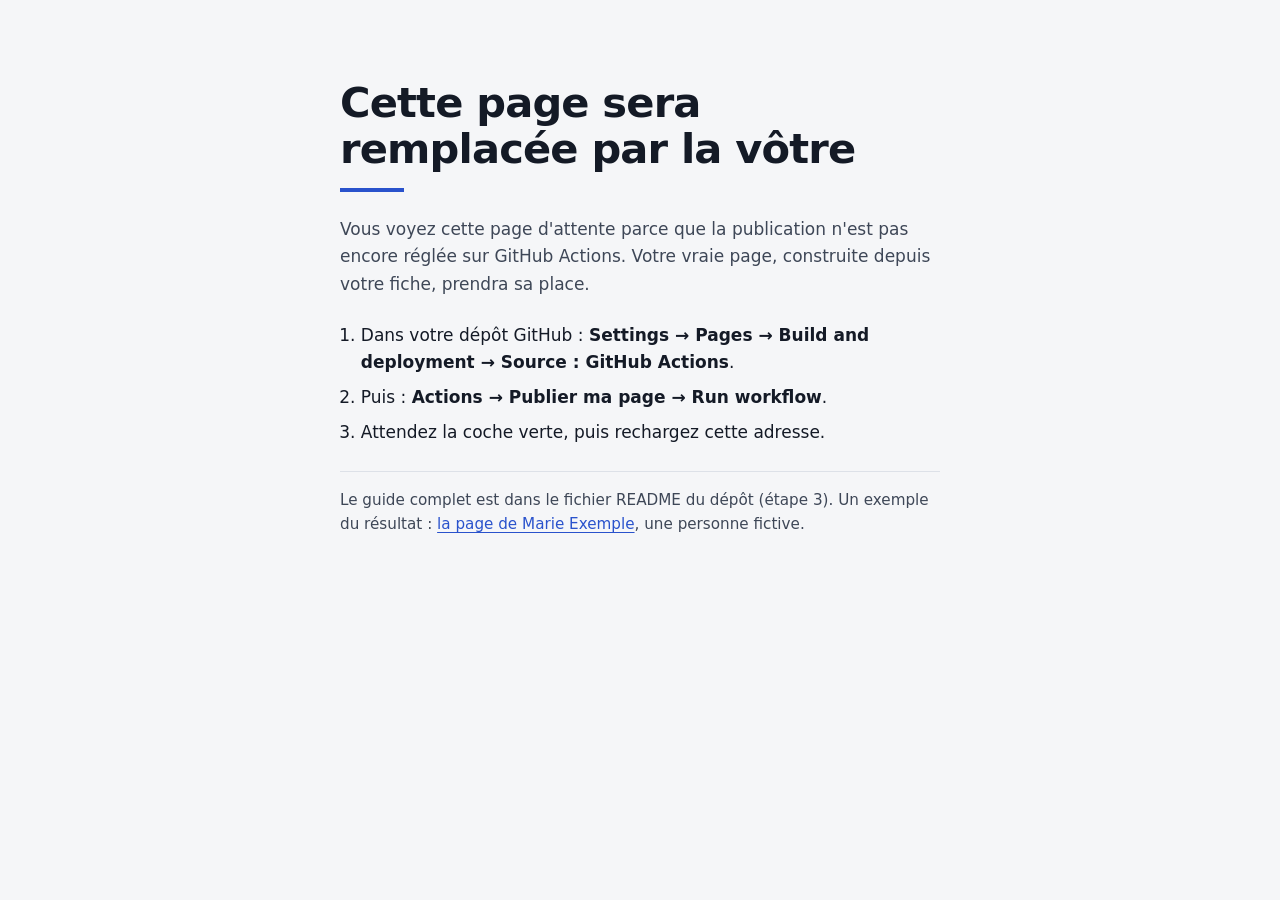
<file: index.html>
<!doctype html>
<html lang="fr">
<head>
<meta charset="utf-8">
<meta name="viewport" content="width=device-width, initial-scale=1">
<title>Page en préparation</title>
<meta name="description" content="Cette page sera remplacée par une page d'entité construite depuis fiche.json.">
<meta name="robots" content="noindex">
<!--
  Page d'attente. Elle ne s'affiche que si GitHub Pages publie ce dépôt
  « depuis une branche ». Dès que Settings > Pages > Source est sur
  « GitHub Actions », la vraie page, construite depuis fiche.json,
  la remplace. Ne modifiez pas ce fichier : modifiez fiche.json.
-->
<style>
  :root { color-scheme: light; --fond:#F5F6F8; --encre:#141A26; --encre-2:#3E4757; --ligne:#DDE1E8; --accent:#2952CC; }
  * { box-sizing: border-box; }
  body { margin:0; background:var(--fond); color:var(--encre); font:1.0625rem/1.6 system-ui, -apple-system, "Segoe UI", Roboto, sans-serif; }
  main { max-width: 40rem; margin: 0 auto; padding: clamp(2.5rem, 8vw, 5rem) 1.25rem; }
  h1 { font-size: clamp(1.9rem, 1.3rem + 2.6vw, 2.6rem); line-height: 1.1; letter-spacing: -.02em; margin: 0 0 1rem; }
  .trait { display:block; width:4rem; height:.3rem; background:var(--accent); margin: 0 0 1.5rem; }
  p { margin: 0 0 1rem; color: var(--encre-2); }
  ol { margin: 1.5rem 0; padding-left: 1.3rem; }
  li { margin: .5rem 0; }
  strong { color: var(--encre); }
  a { color: var(--accent); text-underline-offset: .2em; }
  a:focus-visible { outline: 3px solid var(--accent); outline-offset: 3px; }
  .note { border-top: 1px solid var(--ligne); padding-top: 1rem; font-size: .95rem; }
</style>
</head>
<body>
<main>
  <h1>Cette page sera remplacée par la vôtre</h1>
  <span class="trait" aria-hidden="true"></span>
  <p>Vous voyez cette page d'attente parce que la publication n'est pas encore réglée sur GitHub Actions. Votre vraie page, construite depuis votre fiche, prendra sa place.</p>
  <ol>
    <li>Dans votre dépôt GitHub : <strong>Settings → Pages → Build and deployment → Source : GitHub Actions</strong>.</li>
    <li>Puis : <strong>Actions → Publier ma page → Run workflow</strong>.</li>
    <li>Attendez la coche verte, puis rechargez cette adresse.</li>
  </ol>
  <p class="note">Le guide complet est dans le fichier README du dépôt (étape 3). Un exemple du résultat : <a href="exemple/">la page de Marie Exemple</a>, une personne fictive.</p>
</main>
</body>
</html>
</file>
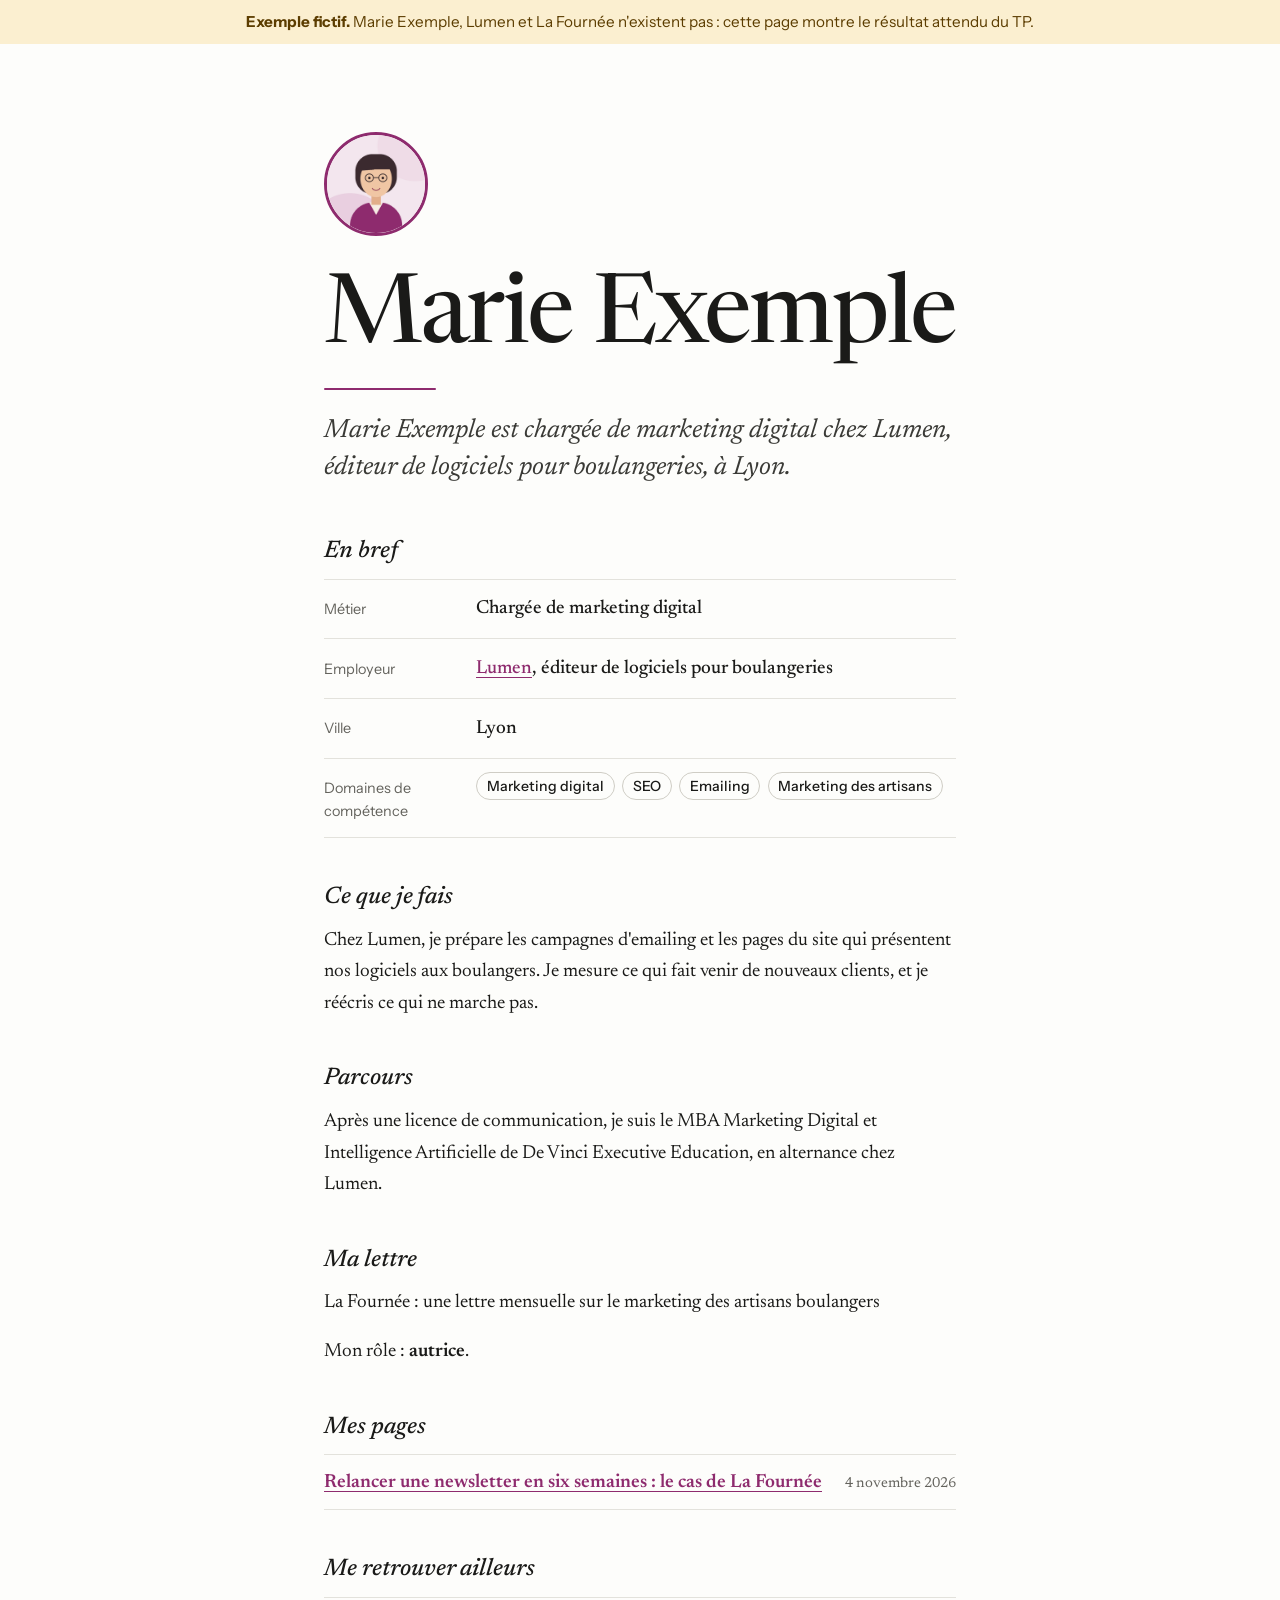
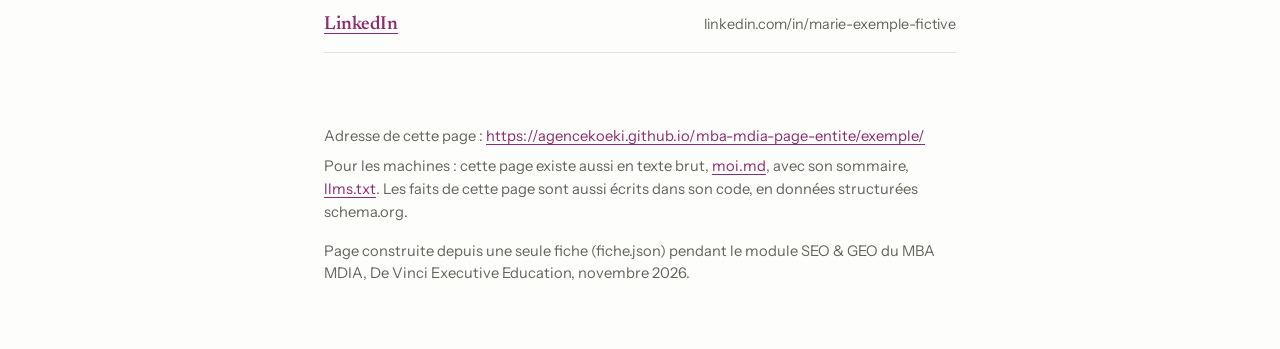
<file: exemple/index.html>
<!doctype html>
<html lang="fr">
<head>
<meta charset="utf-8">
<meta name="viewport" content="width=device-width, initial-scale=1">
<title>Marie Exemple – Chargée de marketing digital</title>
<meta name="description" content="Marie Exemple est chargée de marketing digital chez Lumen, éditeur de logiciels pour boulangeries, à Lyon.">
<meta name="robots" content="noindex">
<meta name="google-site-verification" content="EXEMPLE-fictif-0123456789abcdefABCDEF_xyz">
<link rel="canonical" href="https://agencekoeki.github.io/mba-mdia-page-entite/exemple/">
<link rel="alternate" type="text/markdown" href="moi.md" title="Cette page en Markdown">
<link rel="describedby" href="llms.txt" title="Sommaire pour les robots IA">
<meta property="og:type" content="profile">
<meta property="og:title" content="Marie Exemple">
<meta property="og:description" content="Marie Exemple est chargée de marketing digital chez Lumen, éditeur de logiciels pour boulangeries, à Lyon.">
<meta property="og:url" content="https://agencekoeki.github.io/mba-mdia-page-entite/exemple/">
<meta property="og:locale" content="fr_FR">
<meta name="generator" content="Mallette page d'entité 2.1 (outils/construire.py)">
<link rel="preload" href="polices/newsreader.woff2" as="font" type="font/woff2" crossorigin>

<!-- La fiche d'identité pour les machines (schema.org, au format JSON-LD).
     Générée depuis fiche.json : chaque valeur ci-dessous est aussi écrite sur la page.
     Pour la changer, modifiez fiche.json, pas ce fichier. -->
<script type="application/ld+json">
{
  "@context": "https://schema.org",
  "@graph": [
    {
      "@type": "Person",
      "@id": "https://agencekoeki.github.io/mba-mdia-page-entite/exemple/#moi",
      "url": "https://agencekoeki.github.io/mba-mdia-page-entite/exemple/",
      "name": "Marie Exemple",
      "description": "Marie Exemple est chargée de marketing digital chez Lumen, éditeur de logiciels pour boulangeries, à Lyon.",
      "jobTitle": "Chargée de marketing digital",
      "image": "https://agencekoeki.github.io/mba-mdia-page-entite/exemple/marie-exemple.png",
      "worksFor": {
        "@type": "Organization",
        "@id": "https://agencekoeki.github.io/mba-mdia-page-entite/exemple/#employeur",
        "name": "Lumen",
        "url": "https://lumen.example/",
        "description": "éditeur de logiciels pour boulangeries"
      },
      "address": {
        "@type": "PostalAddress",
        "addressLocality": "Lyon"
      },
      "knowsAbout": [
        "Marketing digital",
        "SEO",
        "Emailing",
        "Marketing des artisans"
      ],
      "sameAs": [
        "https://www.linkedin.com/in/marie-exemple-fictive"
      ]
    },
    {
      "@type": "CreativeWork",
      "@id": "https://agencekoeki.github.io/mba-mdia-page-entite/exemple/#projet",
      "name": "La Fournée",
      "description": "une lettre mensuelle sur le marketing des artisans boulangers",
      "author": {
        "@id": "https://agencekoeki.github.io/mba-mdia-page-entite/exemple/#moi"
      }
    }
  ]
}
</script>

<style>
/* Thème « editorial », couleur d'accent #8E2B6E. Généré par outils/construire.py. */

/* ------------------------------------------------------------------
   base.css : la structure commune aux trois thèmes.
   Les couleurs et les polices viennent du thème choisi (clair.css,
   sombre.css ou editorial.css) ; la couleur d'accent vient de
   fiche.json. Ce fichier est inséré dans la page par construire.py.
   ------------------------------------------------------------------ */

*, *::before, *::after { box-sizing: border-box; }

html {
  -webkit-text-size-adjust: 100%;
  text-size-adjust: 100%;
}

body {
  margin: 0;
  background: var(--fond);
  color: var(--encre);
  font-family: var(--police-texte);
  font-size: var(--taille-texte, 1.125rem);
  line-height: var(--interligne, 1.6);
  font-kerning: normal;
  font-optical-sizing: auto;
  text-rendering: optimizeLegibility;
  -webkit-font-smoothing: antialiased;
}

a {
  color: var(--accent-texte);
  text-decoration-line: underline;
  text-decoration-thickness: .07em;
  text-underline-offset: .2em;
}
a:hover { text-decoration-thickness: .14em; }

:focus-visible {
  outline: 3px solid var(--accent-texte);
  outline-offset: 3px;
  border-radius: 3px;
}

/* Bandeau « exemple fictif » (seulement si fiche.json contient "fictif": true) */
.bandeau {
  margin: 0;
  max-width: none;
  padding: .7rem 1.25rem;
  background: var(--bandeau-fond);
  color: var(--bandeau-encre);
  font-size: .95rem;
  line-height: 1.45;
  text-align: center;
}
.bandeau strong { font-weight: 700; }

/* ---------- La page ---------- */
.page {
  width: 100%;
  max-width: var(--largeur, 46rem);
  margin: 0 auto;
  padding: clamp(2.5rem, 7vw, 5.5rem) 1.25rem 2rem;
}

/* ---------- L'en-tête : qui je suis ---------- */
.entete { margin: 0 0 3rem; }

.monogramme {
  display: inline-grid;
  place-items: center;
  width: 3.25rem;
  height: 3.25rem;
  border-radius: var(--rayon-monogramme, 12px);
  background: var(--accent);
  color: var(--sur-accent);
  font-family: var(--police-titre);
  font-weight: 700;
  font-size: 1.15rem;
  letter-spacing: .02em;
}

.nom {
  margin: 1.5rem 0 0;
  font-family: var(--police-titre);
  font-weight: var(--graisse-titre, 700);
  font-stretch: var(--chasse-titre, 100%);
  font-size: var(--taille-nom, clamp(2.6rem, 1.3rem + 5.6vw, 5rem));
  line-height: 1;
  letter-spacing: var(--approche-nom, -.025em);
  text-wrap: balance;
}
.nom-texte { display: inline-block; }

.trait {
  display: block;
  width: var(--largeur-trait, 4.5rem);
  height: var(--epaisseur-trait, .32rem);
  margin: 1.4rem 0 1.4rem;
  background: var(--accent);
  border-radius: 1px;
  transform-origin: left center;
}

.phrase {
  margin: 0;
  max-width: 34em;
  font-size: var(--taille-phrase, clamp(1.2rem, 1.02rem + .8vw, 1.5rem));
  line-height: 1.42;
  color: var(--encre-2);
  text-wrap: pretty;
}

/* ---------- Les sections ---------- */
.corps > section + section { margin-top: 2.75rem; }

h2 {
  margin: 0 0 .8rem;
  font-family: var(--police-titre);
  font-weight: var(--graisse-h2, 650);
  font-size: var(--taille-h2, 1.3rem);
  line-height: 1.25;
  letter-spacing: -.01em;
}

p { margin: 0 0 .9em; max-width: 38em; }
p:last-child { margin-bottom: 0; }

/* La fiche : les faits, ligne par ligne. Ce sont exactement les faits du JSON-LD. */
.fiche dl { margin: 0; }
.fiche .ligne {
  display: grid;
  grid-template-columns: 8.5rem minmax(0, 1fr);
  gap: 1rem;
  padding: .85rem 0;
  border-top: 1px solid var(--ligne);
}
.fiche .ligne:last-child { border-bottom: 1px solid var(--ligne); }
.fiche dt {
  color: var(--encre-3);
  font-size: .95rem;
  line-height: 1.6;
  padding-top: .1rem;
}
.fiche dd { margin: 0; font-weight: 500; }

.domaines {
  list-style: none;
  margin: 0;
  padding: 0;
  display: flex;
  flex-wrap: wrap;
  gap: .45rem;
}
.domaines li {
  padding: .12em .7em;
  border: 1px solid var(--ligne-forte);
  border-radius: 999px;
  font-size: .95rem;
  font-weight: 500;
  line-height: 1.6;
}

.relation { font-weight: 600; }

/* Les profils ailleurs */
.profils {
  list-style: none;
  margin: 0;
  padding: 0;
}
.profils li {
  display: flex;
  flex-wrap: wrap;
  align-items: baseline;
  justify-content: space-between;
  gap: .15rem 1rem;
  padding: .7rem 0;
  border-top: 1px solid var(--ligne);
}
.profils li:last-child { border-bottom: 1px solid var(--ligne); }
.profils a { font-weight: 600; }
.profils .adresse {
  color: var(--encre-3);
  font-size: .9rem;
  overflow-wrap: anywhere;
}

/* ---------- Le pied de page : la page pour les machines ---------- */
.pied {
  width: 100%;
  max-width: var(--largeur, 46rem);
  margin: 0 auto;
  padding: 2.5rem 1.25rem 3.5rem;
  color: var(--encre-3);
  font-size: .92rem;
  line-height: 1.55;
}
.pied p { margin: 0 0 .5em; max-width: none; }
.pied a { overflow-wrap: anywhere; }
.pied .credit { margin-top: 1rem; }

/* ---------- Petits écrans ---------- */
@media (max-width: 34rem) {
  .fiche .ligne { grid-template-columns: 1fr; gap: .1rem; }
  .profils li { flex-direction: column; }
}

/* ---------- Impression ---------- */
@media print {
  body { background: #fff; color: #000; }
  .bandeau { border: 1px solid #999; }
  a { color: #000; }
  .page, .pied { max-width: none; padding: 1rem 0; }
}

/* ------------------------------------------------------------------
   Thème « editorial » : une page qui se lit comme un portrait de
   magazine. Le nom et le texte sont en Newsreader (un caractère à
   empattements fait pour l'écran) ; les étiquettes et le pied de
   page en Instrument Sans, pour bien séparer les faits du récit.
   Polices : Newsreader et Instrument Sans (SIL OFL).
   ------------------------------------------------------------------ */

@font-face {
  font-family: "Newsreader";
  src: url("polices/newsreader.woff2") format("woff2");
  font-weight: 200 800;
  font-style: normal;
  font-display: swap;
}

@font-face {
  font-family: "Newsreader";
  src: url("polices/newsreader-italique.woff2") format("woff2");
  font-weight: 200 800;
  font-style: italic;
  font-display: swap;
}

@font-face {
  font-family: "Instrument Sans";
  src: url("polices/instrument-sans.woff2") format("woff2");
  font-weight: 400 700;
  font-stretch: 75% 100%;
  font-style: normal;
  font-display: swap;
}

:root {
  color-scheme: light;

  --fond: #FDFDFB;
  --encre: #1A1A18;
  --encre-2: #3A3A36;
  --encre-3: #64635D;
  --ligne: #E3E2DC;
  --ligne-forte: #CFCDC5;
  --bandeau-fond: #FBEFD0;
  --bandeau-encre: #5C3D00;

  --police-texte: "Newsreader", "Iowan Old Style", Georgia, "Times New Roman", serif;
  --police-titre: "Newsreader", "Iowan Old Style", Georgia, "Times New Roman", serif;
  --police-ui: "Instrument Sans", system-ui, -apple-system, "Segoe UI", Roboto, sans-serif;

  --taille-texte: 1.1875rem;
  --interligne: 1.66;
  --graisse-titre: 430;
  --approche-nom: -.025em;
  --taille-nom: clamp(3rem, 1.5rem + 6.6vw, 6rem);
  --taille-phrase: clamp(1.3rem, 1.1rem + .9vw, 1.65rem);
  --graisse-h2: 500;
  --taille-h2: 1.5rem;
  --largeur-trait: 7rem;
  --epaisseur-trait: 2px;
  --rayon-monogramme: 50%;
  --largeur: 42rem;
}

.nom { line-height: .98; }
.phrase { font-style: italic; color: var(--encre-2); }
h2 { font-style: italic; letter-spacing: 0; }

.monogramme { font-family: var(--police-titre); font-weight: 500; font-size: 1.25rem; }

.fiche dt,
.domaines li,
.profils .adresse,
.pied,
.bandeau {
  font-family: var(--police-ui);
}
.fiche dt { font-size: .9rem; padding-top: .3rem; }
.domaines li { font-size: .88rem; }
.fiche dd { font-weight: 500; }
.profils a { font-weight: 560; }

/* ------------------------------------------------------------------
   mouvement.css : une seule séquence d'apparition, au chargement.
   Le monogramme se pose, le nom monte, le trait d'accent se trace,
   puis la phrase et le reste arrivent. Environ une seconde en tout.

   - Inséré seulement si "animations": true dans fiche.json.
   - Tout est dans @media (prefers-reduced-motion: no-preference) :
     si la personne a demandé moins de mouvement à son système,
     rien ne bouge.
   - Le contenu ne dépend jamais de l'animation : sans elle (robot,
     vieux navigateur, impression), la page est complète et visible.
   ------------------------------------------------------------------ */

@media (prefers-reduced-motion: no-preference) {

  /* « backwards » : l'élément attend son tour dans l'état de départ,
     puis retrouve son style normal à la fin. Rien ne reste figé. */
  .monogramme { animation: m-pose .55s cubic-bezier(.2, .8, .2, 1) backwards; }
  .nom-texte  { animation: m-monte .8s cubic-bezier(.16, .84, .24, 1) .08s backwards; }
  .trait      { animation: m-trace .75s cubic-bezier(.65, 0, .25, 1) .42s backwards; }
  .phrase     { animation: m-arrive .6s cubic-bezier(.2, .7, .2, 1) .6s backwards; }
  .corps,
  .pied       { animation: m-arrive .7s cubic-bezier(.2, .7, .2, 1) .78s backwards; }

  /* Mouvements qui répondent à un geste : le lien s'épaissit au survol. */
  a { transition: text-decoration-thickness .18s ease-out, color .18s ease-out; }

  @keyframes m-pose {
    from { opacity: 0; transform: scale(.72) rotate(-6deg); }
    to   { opacity: 1; transform: none; }
  }
  @keyframes m-monte {
    from { opacity: 0; transform: translateY(.38em); clip-path: inset(100% -.2em -.4em -.2em); }
    to   { opacity: 1; transform: none; clip-path: inset(-.3em -.2em -.4em -.2em); }
  }
  @keyframes m-trace {
    from { transform: scaleX(0); }
    to   { transform: scaleX(1); }
  }
  @keyframes m-arrive {
    from { opacity: 0; transform: translateY(10px); }
    to   { opacity: 1; transform: none; }
  }
}

/* Mallette v2.1 (jour 2) : photo, « Mes pages », pages de contenu. Ajouté par construire.py. */
.photo { display: inline-block; line-height: 0; border-radius: 50%; }
.photo img {
  width: 6.5rem; height: 6.5rem; object-fit: cover; border-radius: 50%;
  border: 3px solid var(--accent); background: var(--ligne);
}
.pages-liste { list-style: none; margin: 0; padding: 0; }
.pages-liste li {
  display: flex; flex-wrap: wrap; align-items: baseline; justify-content: space-between;
  gap: .15rem 1rem; padding: .7rem 0; border-top: 1px solid var(--ligne);
}
.pages-liste li:last-child { border-bottom: 1px solid var(--ligne); }
.pages-liste a { font-weight: 600; }
.pages-liste .date { color: var(--encre-3); font-size: .9rem; }
.fil { margin: 0 0 2.2rem; font-size: .95rem; color: var(--encre-3); max-width: none; }
.titre-article {
  margin: 0; font-family: var(--police-titre); font-weight: var(--graisse-titre, 700);
  font-stretch: var(--chasse-titre, 100%); font-size: clamp(2rem, 1.25rem + 3vw, 3.1rem);
  line-height: 1.08; letter-spacing: -.02em; text-wrap: balance;
}
.signature { margin: 0; color: var(--encre-2); font-size: 1rem; }
.texte h2 { margin: 2.2rem 0 .8rem; }
.texte h3 { margin: 1.6rem 0 .6rem; font-family: var(--police-titre); font-size: 1.1rem; }
.texte ul, .texte ol { margin: 0 0 .9em; padding-left: 1.3em; max-width: 38em; }
.texte li { margin: .25em 0; }
.texte blockquote { margin: 0 0 .9em; padding-left: 1rem; border-left: 3px solid var(--accent); color: var(--encre-2); }
.encart {
  display: flex; gap: 1rem; align-items: center; margin-top: 3rem; padding-top: 1.4rem;
  border-top: 1px solid var(--ligne-forte);
}
.encart .photo img { width: 3.6rem; height: 3.6rem; border-width: 2px; }
.encart p { margin: 0; }

@media (prefers-reduced-motion: no-preference) {
  .entete .photo { animation: m-pose .55s cubic-bezier(.2, .8, .2, 1) backwards; }
  .titre-article { animation: m-monte .8s cubic-bezier(.16, .84, .24, 1) .08s backwards; }
  .signature, .texte { animation: m-arrive .6s cubic-bezier(.2, .7, .2, 1) .5s backwards; }
}

/* La couleur d'accent de fiche.json (ajustée si besoin pour rester lisible). */
:root {
  --accent: #8E2B6E;
  --accent-texte: #8E2B6E;
  --sur-accent: #FFFFFF;
}
</style>
</head>
<body>
<p class="bandeau" role="note"><strong>Exemple fictif.</strong> Marie Exemple, Lumen et La Fournée n&#x27;existent pas : cette page montre le résultat attendu du TP.</p>
<main class="page" id="contenu">
  <header class="entete">
    <a class="photo" href="https://agencekoeki.github.io/mba-mdia-page-entite/exemple/marie-exemple.png"><img src="marie-exemple.png" alt="Marie Exemple" width="208" height="208"></a>
    <h1 class="nom"><span class="nom-texte">Marie Exemple</span></h1>
    <span class="trait" aria-hidden="true"></span>
    <p class="phrase">Marie Exemple est chargée de marketing digital chez Lumen, éditeur de logiciels pour boulangeries, à Lyon.</p>
  </header>

  <div class="corps">
    <section class="fiche" aria-labelledby="t-bref">
      <h2 id="t-bref">En bref</h2>
      <dl>
        <div class="ligne"><dt>Métier</dt><dd>Chargée de marketing digital</dd></div>
        <div class="ligne"><dt>Employeur</dt><dd><a href="https://lumen.example/">Lumen</a>, éditeur de logiciels pour boulangeries</dd></div>
        <div class="ligne"><dt>Ville</dt><dd>Lyon</dd></div>
        <div class="ligne"><dt>Domaines de compétence</dt><dd><ul class="domaines"><li>Marketing digital</li><li>SEO</li><li>Emailing</li><li>Marketing des artisans</li></ul></dd></div>
      </dl>
    </section>

    <section aria-labelledby="t-fais">
      <h2 id="t-fais">Ce que je fais</h2>
      <p>Chez Lumen, je prépare les campagnes d&#x27;emailing et les pages du site qui présentent nos logiciels aux boulangers. Je mesure ce qui fait venir de nouveaux clients, et je réécris ce qui ne marche pas.</p>
    </section>

    <section aria-labelledby="t-parcours">
      <h2 id="t-parcours">Parcours</h2>
      <p>Après une licence de communication, je suis le MBA Marketing Digital et Intelligence Artificielle de De Vinci Executive Education, en alternance chez Lumen.</p>
    </section>

    <section class="liee" aria-labelledby="t-liee">
      <h2 id="t-liee">Ma lettre</h2>
      <p>La Fournée : une lettre mensuelle sur le marketing des artisans boulangers</p>
      <p>Mon rôle : <span class="relation">autrice</span>.</p>
    </section>

    <section class="mes-pages" aria-labelledby="t-pages">
      <h2 id="t-pages">Mes pages</h2>
      <ul class="pages-liste">
        <li><a href="relancer-une-newsletter.html">Relancer une newsletter en six semaines : le cas de La Fournée</a> <span class="date"><time datetime="2026-11-04">4 novembre 2026</time></span></li>
      </ul>
    </section>

    <section aria-labelledby="t-ailleurs">
      <h2 id="t-ailleurs">Me retrouver ailleurs</h2>
      <ul class="profils">
        <li><a href="https://www.linkedin.com/in/marie-exemple-fictive" rel="me">LinkedIn</a> <span class="adresse">linkedin.com/in/marie-exemple-fictive</span></li>
      </ul>
    </section>
  </div>
</main>

<footer class="pied">
  <p>Adresse de cette page : <a href="https://agencekoeki.github.io/mba-mdia-page-entite/exemple/">https://agencekoeki.github.io/mba-mdia-page-entite/exemple/</a></p>
  <p>Pour les machines : cette page existe aussi en texte brut, <a href="moi.md">moi.md</a>, avec son sommaire, <a href="llms.txt">llms.txt</a>. Les faits de cette page sont aussi écrits dans son code, en données structurées schema.org.</p>
  <p class="credit">Page construite depuis une seule fiche (fiche.json) pendant le module SEO &amp; GEO du MBA MDIA, De Vinci Executive Education, novembre 2026.</p>
</footer>
</body>
</html>
</file>
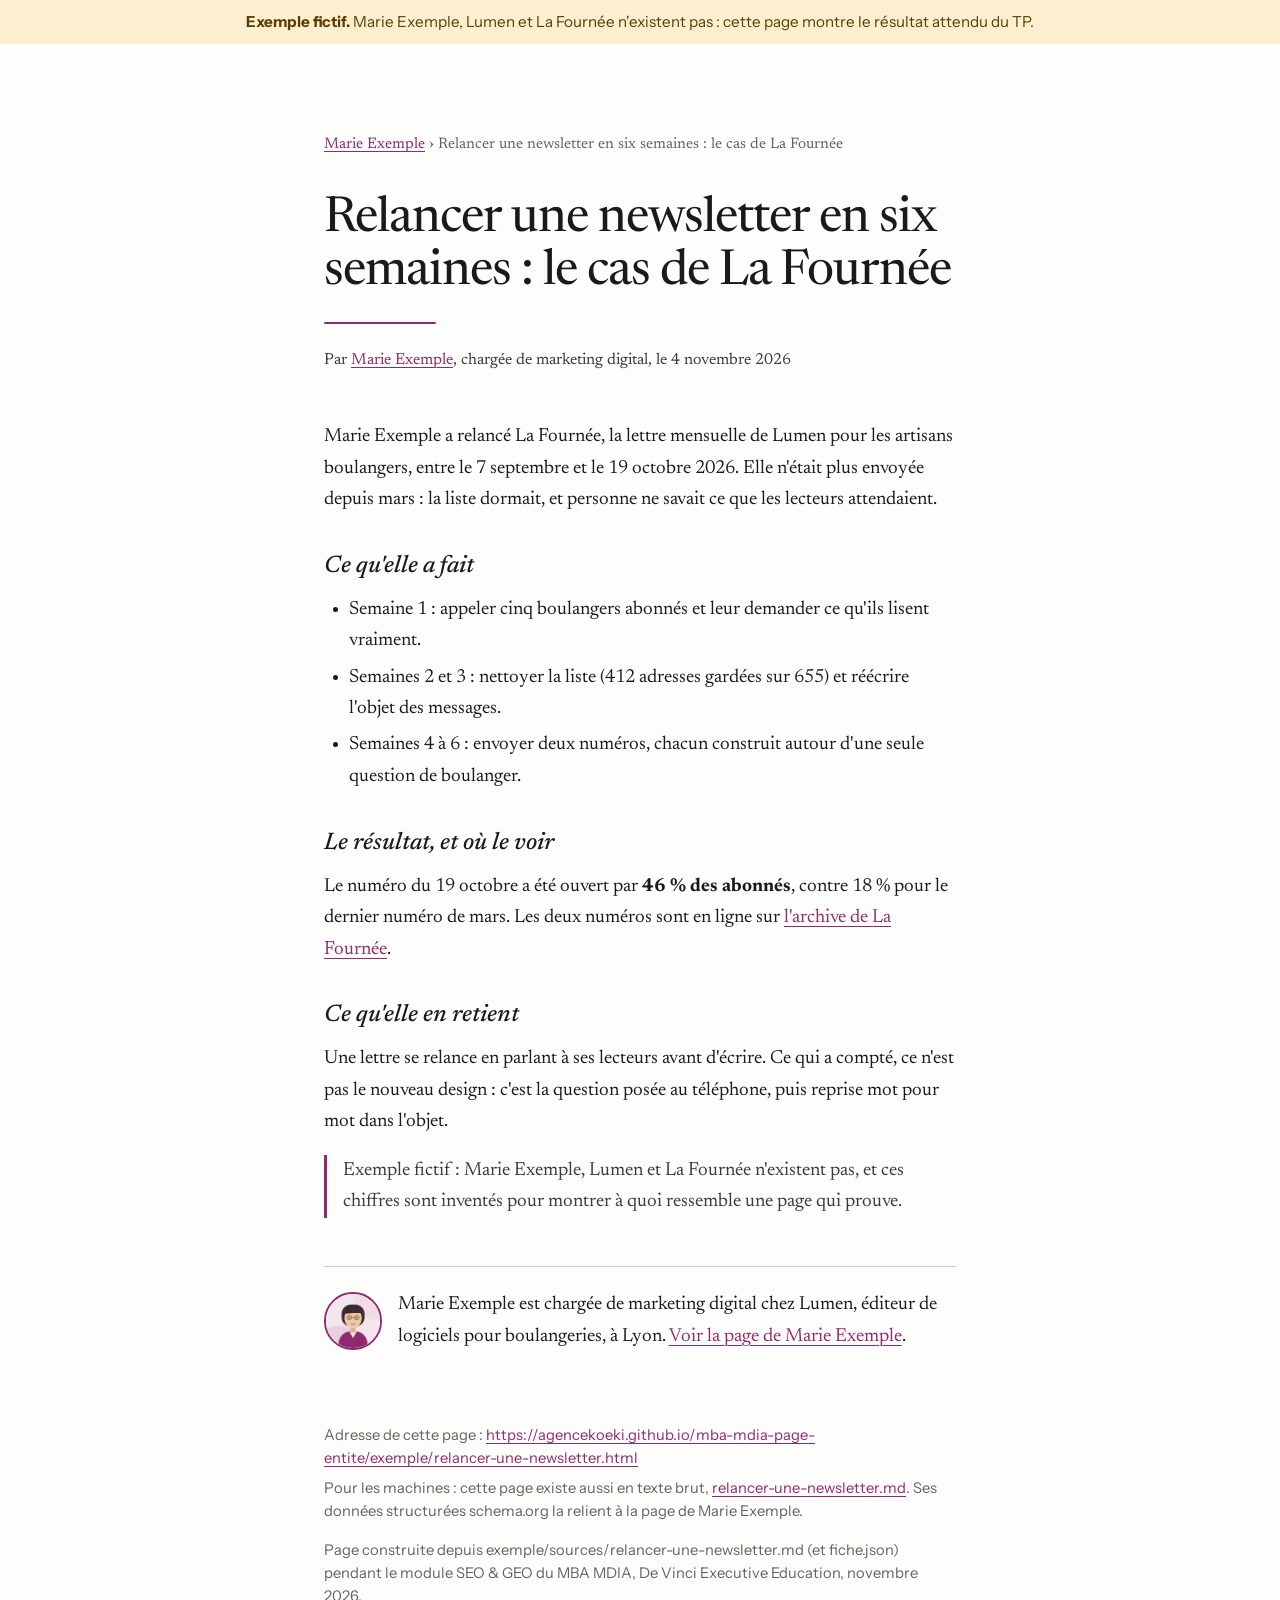
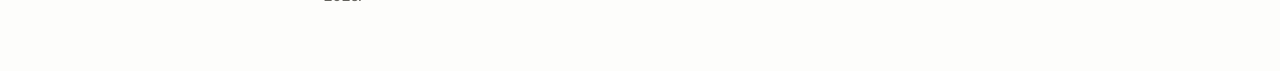
<file: exemple/relancer-une-newsletter.html>
<!doctype html>
<html lang="fr">
<head>
<meta charset="utf-8">
<meta name="viewport" content="width=device-width, initial-scale=1">
<title>Relancer une newsletter en six semaines : le cas de La Fournée – Marie Exemple</title>
<meta name="description" content="Marie Exemple a relancé La Fournée, la lettre mensuelle de Lumen pour les artisans boulangers, entre le 7 septembre et le 19 octobre 2026. Elle n&#x27;était…">
<meta name="author" content="Marie Exemple">
<meta name="robots" content="noindex">
<link rel="canonical" href="https://agencekoeki.github.io/mba-mdia-page-entite/exemple/relancer-une-newsletter.html">
<link rel="alternate" type="text/markdown" href="relancer-une-newsletter.md" title="Cette page en Markdown">
<meta property="og:type" content="article">
<meta property="og:title" content="Relancer une newsletter en six semaines : le cas de La Fournée">
<meta property="og:description" content="Marie Exemple a relancé La Fournée, la lettre mensuelle de Lumen pour les artisans boulangers, entre le 7 septembre et le 19 octobre 2026. Elle n&#x27;était…">
<meta property="og:url" content="https://agencekoeki.github.io/mba-mdia-page-entite/exemple/relancer-une-newsletter.html">
<meta property="og:locale" content="fr_FR">
<meta name="generator" content="Mallette page d'entité 2.1 (outils/construire.py)">
<link rel="preload" href="polices/newsreader.woff2" as="font" type="font/woff2" crossorigin>

<!-- Données structurées de cette page : un Article signé par l'entité
     de la page d'accueil (même @id). Générées depuis exemple/sources/relancer-une-newsletter.md et fiche.json. -->
<script type="application/ld+json">
{
  "@context": "https://schema.org",
  "@type": "Article",
  "@id": "https://agencekoeki.github.io/mba-mdia-page-entite/exemple/relancer-une-newsletter.html#article",
  "url": "https://agencekoeki.github.io/mba-mdia-page-entite/exemple/relancer-une-newsletter.html",
  "mainEntityOfPage": "https://agencekoeki.github.io/mba-mdia-page-entite/exemple/relancer-une-newsletter.html",
  "headline": "Relancer une newsletter en six semaines : le cas de La Fournée",
  "description": "Marie Exemple a relancé La Fournée, la lettre mensuelle de Lumen pour les artisans boulangers, entre le 7 septembre et le 19 octobre 2026. Elle n'était…",
  "inLanguage": "fr",
  "author": {
    "@type": "Person",
    "@id": "https://agencekoeki.github.io/mba-mdia-page-entite/exemple/#moi",
    "name": "Marie Exemple",
    "url": "https://agencekoeki.github.io/mba-mdia-page-entite/exemple/",
    "image": "https://agencekoeki.github.io/mba-mdia-page-entite/exemple/marie-exemple.png"
  },
  "datePublished": "2026-11-04"
}
</script>

<style>
/* Thème « editorial », couleur d'accent #8E2B6E. Généré par outils/construire.py. */

/* ------------------------------------------------------------------
   base.css : la structure commune aux trois thèmes.
   Les couleurs et les polices viennent du thème choisi (clair.css,
   sombre.css ou editorial.css) ; la couleur d'accent vient de
   fiche.json. Ce fichier est inséré dans la page par construire.py.
   ------------------------------------------------------------------ */

*, *::before, *::after { box-sizing: border-box; }

html {
  -webkit-text-size-adjust: 100%;
  text-size-adjust: 100%;
}

body {
  margin: 0;
  background: var(--fond);
  color: var(--encre);
  font-family: var(--police-texte);
  font-size: var(--taille-texte, 1.125rem);
  line-height: var(--interligne, 1.6);
  font-kerning: normal;
  font-optical-sizing: auto;
  text-rendering: optimizeLegibility;
  -webkit-font-smoothing: antialiased;
}

a {
  color: var(--accent-texte);
  text-decoration-line: underline;
  text-decoration-thickness: .07em;
  text-underline-offset: .2em;
}
a:hover { text-decoration-thickness: .14em; }

:focus-visible {
  outline: 3px solid var(--accent-texte);
  outline-offset: 3px;
  border-radius: 3px;
}

/* Bandeau « exemple fictif » (seulement si fiche.json contient "fictif": true) */
.bandeau {
  margin: 0;
  max-width: none;
  padding: .7rem 1.25rem;
  background: var(--bandeau-fond);
  color: var(--bandeau-encre);
  font-size: .95rem;
  line-height: 1.45;
  text-align: center;
}
.bandeau strong { font-weight: 700; }

/* ---------- La page ---------- */
.page {
  width: 100%;
  max-width: var(--largeur, 46rem);
  margin: 0 auto;
  padding: clamp(2.5rem, 7vw, 5.5rem) 1.25rem 2rem;
}

/* ---------- L'en-tête : qui je suis ---------- */
.entete { margin: 0 0 3rem; }

.monogramme {
  display: inline-grid;
  place-items: center;
  width: 3.25rem;
  height: 3.25rem;
  border-radius: var(--rayon-monogramme, 12px);
  background: var(--accent);
  color: var(--sur-accent);
  font-family: var(--police-titre);
  font-weight: 700;
  font-size: 1.15rem;
  letter-spacing: .02em;
}

.nom {
  margin: 1.5rem 0 0;
  font-family: var(--police-titre);
  font-weight: var(--graisse-titre, 700);
  font-stretch: var(--chasse-titre, 100%);
  font-size: var(--taille-nom, clamp(2.6rem, 1.3rem + 5.6vw, 5rem));
  line-height: 1;
  letter-spacing: var(--approche-nom, -.025em);
  text-wrap: balance;
}
.nom-texte { display: inline-block; }

.trait {
  display: block;
  width: var(--largeur-trait, 4.5rem);
  height: var(--epaisseur-trait, .32rem);
  margin: 1.4rem 0 1.4rem;
  background: var(--accent);
  border-radius: 1px;
  transform-origin: left center;
}

.phrase {
  margin: 0;
  max-width: 34em;
  font-size: var(--taille-phrase, clamp(1.2rem, 1.02rem + .8vw, 1.5rem));
  line-height: 1.42;
  color: var(--encre-2);
  text-wrap: pretty;
}

/* ---------- Les sections ---------- */
.corps > section + section { margin-top: 2.75rem; }

h2 {
  margin: 0 0 .8rem;
  font-family: var(--police-titre);
  font-weight: var(--graisse-h2, 650);
  font-size: var(--taille-h2, 1.3rem);
  line-height: 1.25;
  letter-spacing: -.01em;
}

p { margin: 0 0 .9em; max-width: 38em; }
p:last-child { margin-bottom: 0; }

/* La fiche : les faits, ligne par ligne. Ce sont exactement les faits du JSON-LD. */
.fiche dl { margin: 0; }
.fiche .ligne {
  display: grid;
  grid-template-columns: 8.5rem minmax(0, 1fr);
  gap: 1rem;
  padding: .85rem 0;
  border-top: 1px solid var(--ligne);
}
.fiche .ligne:last-child { border-bottom: 1px solid var(--ligne); }
.fiche dt {
  color: var(--encre-3);
  font-size: .95rem;
  line-height: 1.6;
  padding-top: .1rem;
}
.fiche dd { margin: 0; font-weight: 500; }

.domaines {
  list-style: none;
  margin: 0;
  padding: 0;
  display: flex;
  flex-wrap: wrap;
  gap: .45rem;
}
.domaines li {
  padding: .12em .7em;
  border: 1px solid var(--ligne-forte);
  border-radius: 999px;
  font-size: .95rem;
  font-weight: 500;
  line-height: 1.6;
}

.relation { font-weight: 600; }

/* Les profils ailleurs */
.profils {
  list-style: none;
  margin: 0;
  padding: 0;
}
.profils li {
  display: flex;
  flex-wrap: wrap;
  align-items: baseline;
  justify-content: space-between;
  gap: .15rem 1rem;
  padding: .7rem 0;
  border-top: 1px solid var(--ligne);
}
.profils li:last-child { border-bottom: 1px solid var(--ligne); }
.profils a { font-weight: 600; }
.profils .adresse {
  color: var(--encre-3);
  font-size: .9rem;
  overflow-wrap: anywhere;
}

/* ---------- Le pied de page : la page pour les machines ---------- */
.pied {
  width: 100%;
  max-width: var(--largeur, 46rem);
  margin: 0 auto;
  padding: 2.5rem 1.25rem 3.5rem;
  color: var(--encre-3);
  font-size: .92rem;
  line-height: 1.55;
}
.pied p { margin: 0 0 .5em; max-width: none; }
.pied a { overflow-wrap: anywhere; }
.pied .credit { margin-top: 1rem; }

/* ---------- Petits écrans ---------- */
@media (max-width: 34rem) {
  .fiche .ligne { grid-template-columns: 1fr; gap: .1rem; }
  .profils li { flex-direction: column; }
}

/* ---------- Impression ---------- */
@media print {
  body { background: #fff; color: #000; }
  .bandeau { border: 1px solid #999; }
  a { color: #000; }
  .page, .pied { max-width: none; padding: 1rem 0; }
}

/* ------------------------------------------------------------------
   Thème « editorial » : une page qui se lit comme un portrait de
   magazine. Le nom et le texte sont en Newsreader (un caractère à
   empattements fait pour l'écran) ; les étiquettes et le pied de
   page en Instrument Sans, pour bien séparer les faits du récit.
   Polices : Newsreader et Instrument Sans (SIL OFL).
   ------------------------------------------------------------------ */

@font-face {
  font-family: "Newsreader";
  src: url("polices/newsreader.woff2") format("woff2");
  font-weight: 200 800;
  font-style: normal;
  font-display: swap;
}

@font-face {
  font-family: "Newsreader";
  src: url("polices/newsreader-italique.woff2") format("woff2");
  font-weight: 200 800;
  font-style: italic;
  font-display: swap;
}

@font-face {
  font-family: "Instrument Sans";
  src: url("polices/instrument-sans.woff2") format("woff2");
  font-weight: 400 700;
  font-stretch: 75% 100%;
  font-style: normal;
  font-display: swap;
}

:root {
  color-scheme: light;

  --fond: #FDFDFB;
  --encre: #1A1A18;
  --encre-2: #3A3A36;
  --encre-3: #64635D;
  --ligne: #E3E2DC;
  --ligne-forte: #CFCDC5;
  --bandeau-fond: #FBEFD0;
  --bandeau-encre: #5C3D00;

  --police-texte: "Newsreader", "Iowan Old Style", Georgia, "Times New Roman", serif;
  --police-titre: "Newsreader", "Iowan Old Style", Georgia, "Times New Roman", serif;
  --police-ui: "Instrument Sans", system-ui, -apple-system, "Segoe UI", Roboto, sans-serif;

  --taille-texte: 1.1875rem;
  --interligne: 1.66;
  --graisse-titre: 430;
  --approche-nom: -.025em;
  --taille-nom: clamp(3rem, 1.5rem + 6.6vw, 6rem);
  --taille-phrase: clamp(1.3rem, 1.1rem + .9vw, 1.65rem);
  --graisse-h2: 500;
  --taille-h2: 1.5rem;
  --largeur-trait: 7rem;
  --epaisseur-trait: 2px;
  --rayon-monogramme: 50%;
  --largeur: 42rem;
}

.nom { line-height: .98; }
.phrase { font-style: italic; color: var(--encre-2); }
h2 { font-style: italic; letter-spacing: 0; }

.monogramme { font-family: var(--police-titre); font-weight: 500; font-size: 1.25rem; }

.fiche dt,
.domaines li,
.profils .adresse,
.pied,
.bandeau {
  font-family: var(--police-ui);
}
.fiche dt { font-size: .9rem; padding-top: .3rem; }
.domaines li { font-size: .88rem; }
.fiche dd { font-weight: 500; }
.profils a { font-weight: 560; }

/* ------------------------------------------------------------------
   mouvement.css : une seule séquence d'apparition, au chargement.
   Le monogramme se pose, le nom monte, le trait d'accent se trace,
   puis la phrase et le reste arrivent. Environ une seconde en tout.

   - Inséré seulement si "animations": true dans fiche.json.
   - Tout est dans @media (prefers-reduced-motion: no-preference) :
     si la personne a demandé moins de mouvement à son système,
     rien ne bouge.
   - Le contenu ne dépend jamais de l'animation : sans elle (robot,
     vieux navigateur, impression), la page est complète et visible.
   ------------------------------------------------------------------ */

@media (prefers-reduced-motion: no-preference) {

  /* « backwards » : l'élément attend son tour dans l'état de départ,
     puis retrouve son style normal à la fin. Rien ne reste figé. */
  .monogramme { animation: m-pose .55s cubic-bezier(.2, .8, .2, 1) backwards; }
  .nom-texte  { animation: m-monte .8s cubic-bezier(.16, .84, .24, 1) .08s backwards; }
  .trait      { animation: m-trace .75s cubic-bezier(.65, 0, .25, 1) .42s backwards; }
  .phrase     { animation: m-arrive .6s cubic-bezier(.2, .7, .2, 1) .6s backwards; }
  .corps,
  .pied       { animation: m-arrive .7s cubic-bezier(.2, .7, .2, 1) .78s backwards; }

  /* Mouvements qui répondent à un geste : le lien s'épaissit au survol. */
  a { transition: text-decoration-thickness .18s ease-out, color .18s ease-out; }

  @keyframes m-pose {
    from { opacity: 0; transform: scale(.72) rotate(-6deg); }
    to   { opacity: 1; transform: none; }
  }
  @keyframes m-monte {
    from { opacity: 0; transform: translateY(.38em); clip-path: inset(100% -.2em -.4em -.2em); }
    to   { opacity: 1; transform: none; clip-path: inset(-.3em -.2em -.4em -.2em); }
  }
  @keyframes m-trace {
    from { transform: scaleX(0); }
    to   { transform: scaleX(1); }
  }
  @keyframes m-arrive {
    from { opacity: 0; transform: translateY(10px); }
    to   { opacity: 1; transform: none; }
  }
}

/* Mallette v2.1 (jour 2) : photo, « Mes pages », pages de contenu. Ajouté par construire.py. */
.photo { display: inline-block; line-height: 0; border-radius: 50%; }
.photo img {
  width: 6.5rem; height: 6.5rem; object-fit: cover; border-radius: 50%;
  border: 3px solid var(--accent); background: var(--ligne);
}
.pages-liste { list-style: none; margin: 0; padding: 0; }
.pages-liste li {
  display: flex; flex-wrap: wrap; align-items: baseline; justify-content: space-between;
  gap: .15rem 1rem; padding: .7rem 0; border-top: 1px solid var(--ligne);
}
.pages-liste li:last-child { border-bottom: 1px solid var(--ligne); }
.pages-liste a { font-weight: 600; }
.pages-liste .date { color: var(--encre-3); font-size: .9rem; }
.fil { margin: 0 0 2.2rem; font-size: .95rem; color: var(--encre-3); max-width: none; }
.titre-article {
  margin: 0; font-family: var(--police-titre); font-weight: var(--graisse-titre, 700);
  font-stretch: var(--chasse-titre, 100%); font-size: clamp(2rem, 1.25rem + 3vw, 3.1rem);
  line-height: 1.08; letter-spacing: -.02em; text-wrap: balance;
}
.signature { margin: 0; color: var(--encre-2); font-size: 1rem; }
.texte h2 { margin: 2.2rem 0 .8rem; }
.texte h3 { margin: 1.6rem 0 .6rem; font-family: var(--police-titre); font-size: 1.1rem; }
.texte ul, .texte ol { margin: 0 0 .9em; padding-left: 1.3em; max-width: 38em; }
.texte li { margin: .25em 0; }
.texte blockquote { margin: 0 0 .9em; padding-left: 1rem; border-left: 3px solid var(--accent); color: var(--encre-2); }
.encart {
  display: flex; gap: 1rem; align-items: center; margin-top: 3rem; padding-top: 1.4rem;
  border-top: 1px solid var(--ligne-forte);
}
.encart .photo img { width: 3.6rem; height: 3.6rem; border-width: 2px; }
.encart p { margin: 0; }

@media (prefers-reduced-motion: no-preference) {
  .entete .photo { animation: m-pose .55s cubic-bezier(.2, .8, .2, 1) backwards; }
  .titre-article { animation: m-monte .8s cubic-bezier(.16, .84, .24, 1) .08s backwards; }
  .signature, .texte { animation: m-arrive .6s cubic-bezier(.2, .7, .2, 1) .5s backwards; }
}

/* La couleur d'accent de fiche.json (ajustée si besoin pour rester lisible). */
:root {
  --accent: #8E2B6E;
  --accent-texte: #8E2B6E;
  --sur-accent: #FFFFFF;
}
</style>
</head>
<body>
<p class="bandeau" role="note"><strong>Exemple fictif.</strong> Marie Exemple, Lumen et La Fournée n&#x27;existent pas : cette page montre le résultat attendu du TP.</p>
<main class="page article" id="contenu">
  <nav class="fil" aria-label="Fil d'Ariane"><a href="https://agencekoeki.github.io/mba-mdia-page-entite/exemple/">Marie Exemple</a> › Relancer une newsletter en six semaines : le cas de La Fournée</nav>
  <header class="entete">
    <h1 class="titre-article">Relancer une newsletter en six semaines : le cas de La Fournée</h1>
    <span class="trait" aria-hidden="true"></span>
    <p class="signature">Par <a href="https://agencekoeki.github.io/mba-mdia-page-entite/exemple/" rel="author">Marie Exemple</a>, chargée de marketing digital, le <time datetime="2026-11-04">4 novembre 2026</time></p>
  </header>

  <article class="texte">
    <p>Marie Exemple a relancé La Fournée, la lettre mensuelle de Lumen pour les artisans boulangers, entre le 7 septembre et le 19 octobre 2026. Elle n&#x27;était plus envoyée depuis mars : la liste dormait, et personne ne savait ce que les lecteurs attendaient.</p>
    <h2>Ce qu&#x27;elle a fait</h2>
    <ul>
      <li>Semaine 1 : appeler cinq boulangers abonnés et leur demander ce qu&#x27;ils lisent vraiment.</li>
      <li>Semaines 2 et 3 : nettoyer la liste (412 adresses gardées sur 655) et réécrire l&#x27;objet des messages.</li>
      <li>Semaines 4 à 6 : envoyer deux numéros, chacun construit autour d&#x27;une seule question de boulanger.</li>
    </ul>
    <h2>Le résultat, et où le voir</h2>
    <p>Le numéro du 19 octobre a été ouvert par <strong>46 % des abonnés</strong>, contre 18 % pour le dernier numéro de mars. Les deux numéros sont en ligne sur <a href="https://lumen.example/la-fournee/">l&#x27;archive de La Fournée</a>.</p>
    <h2>Ce qu&#x27;elle en retient</h2>
    <p>Une lettre se relance en parlant à ses lecteurs avant d&#x27;écrire. Ce qui a compté, ce n&#x27;est pas le nouveau design : c&#x27;est la question posée au téléphone, puis reprise mot pour mot dans l&#x27;objet.</p>
    <blockquote><p>Exemple fictif : Marie Exemple, Lumen et La Fournée n&#x27;existent pas, et ces chiffres sont inventés pour montrer à quoi ressemble une page qui prouve.</p></blockquote>
  </article>

  <aside class="encart" aria-label="Qui écrit cette page">
    <a class="photo" href="https://agencekoeki.github.io/mba-mdia-page-entite/exemple/"><img src="marie-exemple.png" alt="Marie Exemple" width="116" height="116"></a>
    <p>Marie Exemple est chargée de marketing digital chez Lumen, éditeur de logiciels pour boulangeries, à Lyon. <a href="https://agencekoeki.github.io/mba-mdia-page-entite/exemple/">Voir la page de Marie Exemple</a>.</p>
  </aside>
</main>

<footer class="pied">
  <p>Adresse de cette page : <a href="https://agencekoeki.github.io/mba-mdia-page-entite/exemple/relancer-une-newsletter.html">https://agencekoeki.github.io/mba-mdia-page-entite/exemple/relancer-une-newsletter.html</a></p>
  <p>Pour les machines : cette page existe aussi en texte brut, <a href="relancer-une-newsletter.md">relancer-une-newsletter.md</a>. Ses données structurées schema.org la relient à la page de Marie Exemple.</p>
  <p class="credit">Page construite depuis exemple/sources/relancer-une-newsletter.md (et fiche.json) pendant le module SEO &amp; GEO du MBA MDIA, De Vinci Executive Education, novembre 2026.</p>
</footer>
</body>
</html>
</file>
